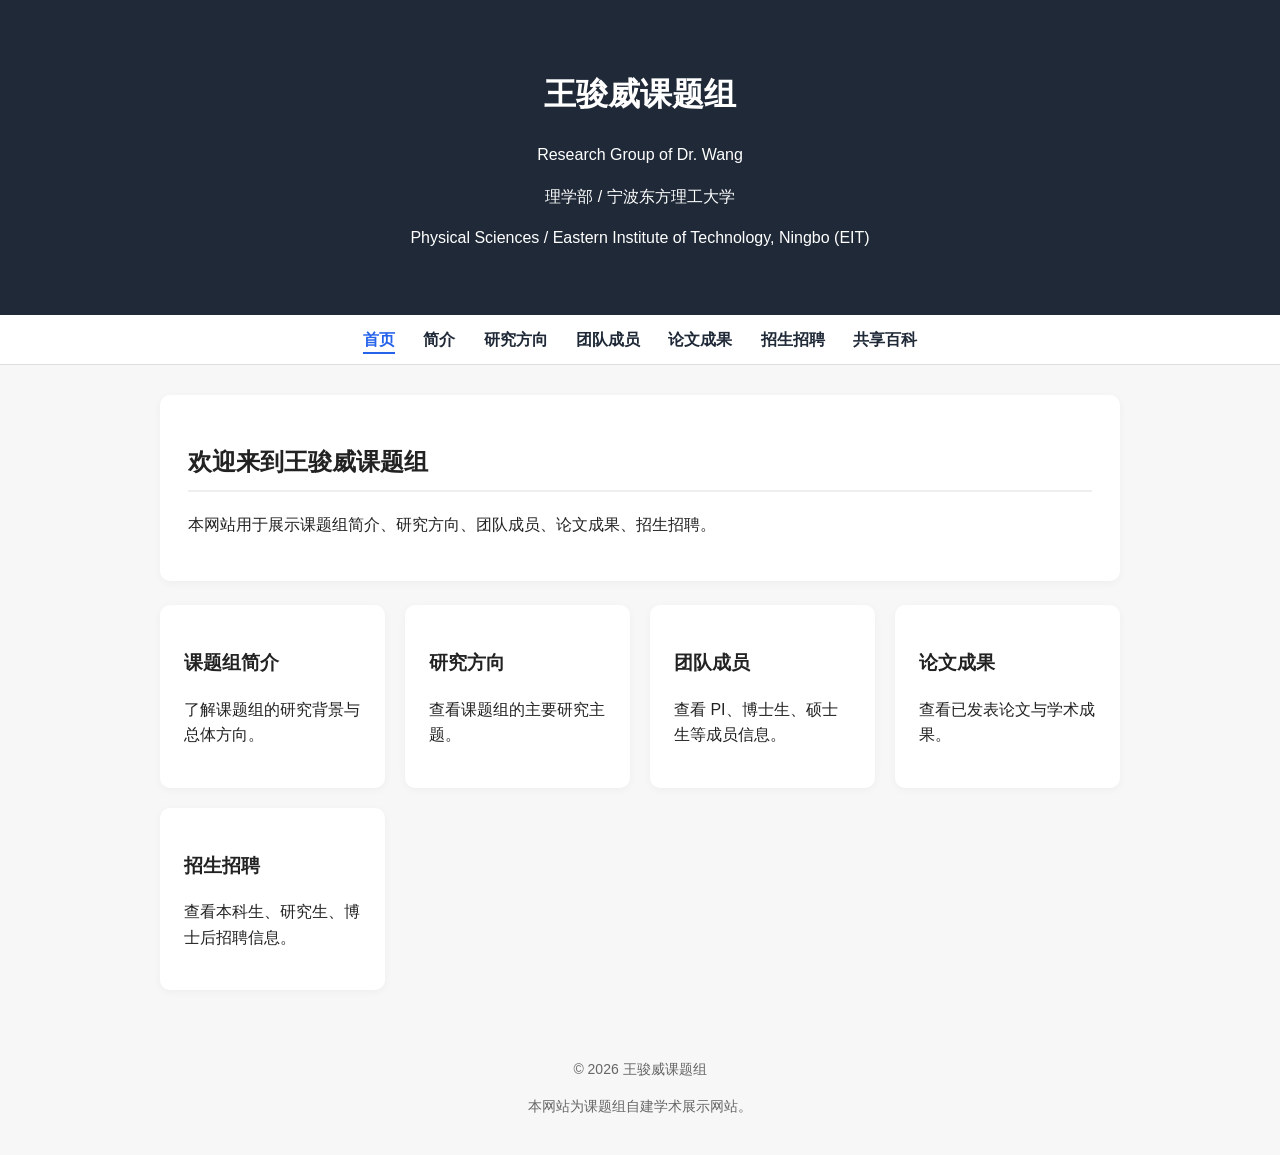
<file: index.html>
<!DOCTYPE html>
<html lang="zh-CN">
<head>
  <meta charset="UTF-8" />
  <meta name="viewport" content="width=device-width, initial-scale=1.0" />
  <title>王骏威课题组</title>
  <link rel="stylesheet" href="style.css" />
</head>

<body>
  <header>
    <h1>王骏威课题组</h1>
    <p>Research Group of Dr. Wang</p>
    <p>理学部 / 宁波东方理工大学</p>
    <p>Physical Sciences / Eastern Institute of Technology, Ningbo (EIT)</p>
  </header>

  <nav>
    <a href="index.html" class="active">首页</a>
    <a href="about.html">简介</a>
    <a href="research.html">研究方向</a>
    <a href="people.html">团队成员</a>
    <a href="publications.html">论文成果</a>
    <a href="openings.html">招生招聘</a>
    <a href="wiki.html">共享百科</a>
  </nav>

  <main>
    <section>
      <h2>欢迎来到王骏威课题组</h2>
      <p>
        本网站用于展示课题组简介、研究方向、团队成员、论文成果、招生招聘。
      </p>
    </section>

    <div class="card-list">
      <a class="card" href="about.html">
        <h3>课题组简介</h3>
        <p>了解课题组的研究背景与总体方向。</p>
      </a>

      <a class="card" href="research.html">
        <h3>研究方向</h3>
        <p>查看课题组的主要研究主题。</p>
      </a>

      <a class="card" href="people.html">
        <h3>团队成员</h3>
        <p>查看 PI、博士生、硕士生等成员信息。</p>
      </a>

      <a class="card" href="publications.html">
        <h3>论文成果</h3>
        <p>查看已发表论文与学术成果。</p>
      </a>

      <a class="card" href="openings.html">
        <h3>招生招聘</h3>
        <p>查看本科生、研究生、博士后招聘信息。</p>
      </a>

    </div>
  </main>

  <footer>
    <p>© 2026 王骏威课题组</p>
    <p>本网站为课题组自建学术展示网站。</p>
  </footer>
</body>
</html>
</file>
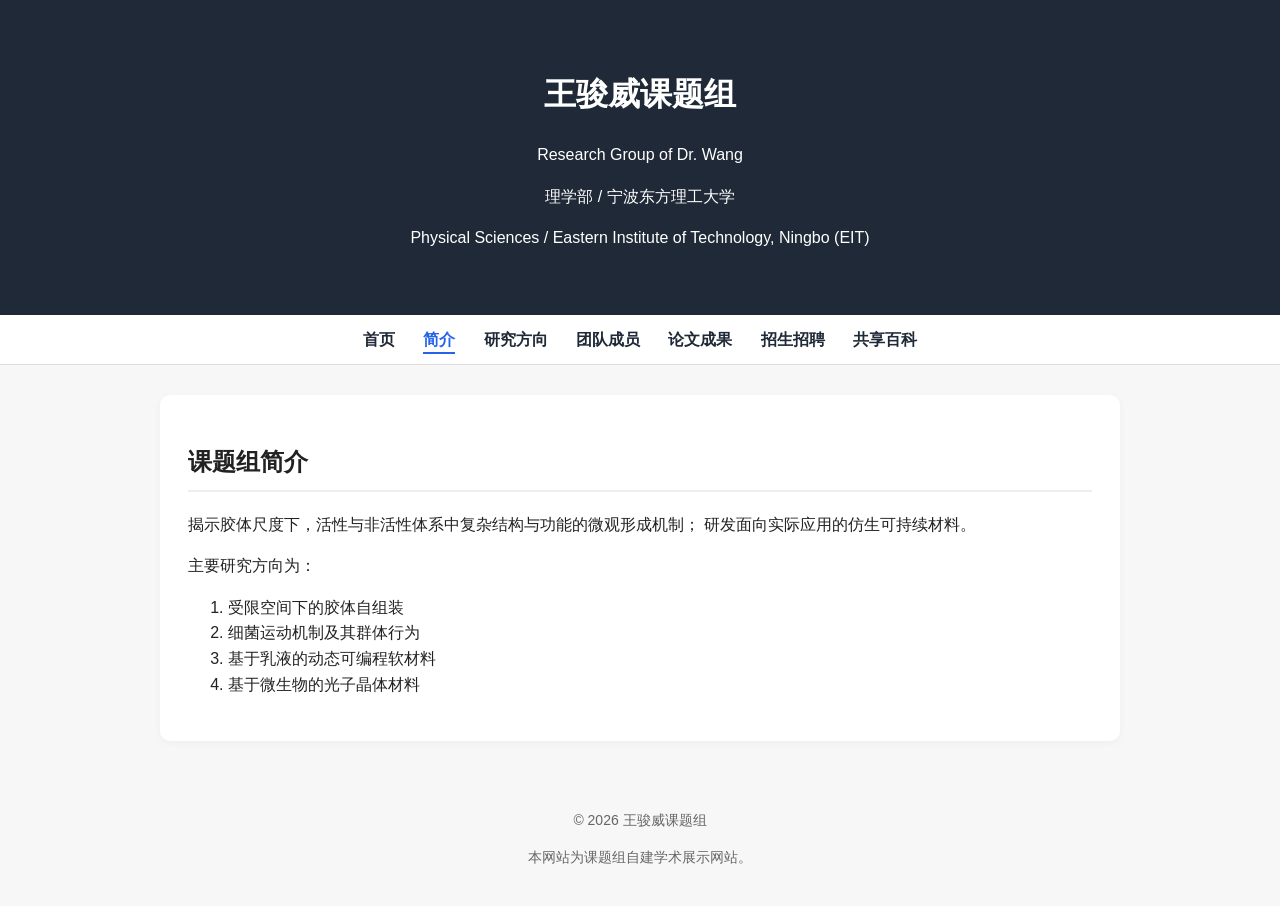
<file: about.html>
<!DOCTYPE html>
<html lang="zh-CN">
<head>
  <meta charset="UTF-8" />
  <meta name="viewport" content="width=device-width, initial-scale=1.0" />
  <title>课题组简介 - 王骏威课题组</title>
  <link rel="stylesheet" href="style.css" />
</head>

<body>
  <header>
    <h1>王骏威课题组</h1>
    <p>Research Group of Dr. Wang</p>
    <p>理学部 / 宁波东方理工大学</p>
    <p>Physical Sciences / Eastern Institute of Technology, Ningbo (EIT)</p>
  </header>

  <nav>
   <a href="index.html">首页</a>
   <a href="about.html" class="active">简介</a>
   <a href="research.html">研究方向</a>
   <a href="people.html">团队成员</a>
   <a href="publications.html">论文成果</a>
   <a href="openings.html">招生招聘</a>
   <a href="wiki.html">共享百科</a>
  </nav>

  <main>
    <section>
      <h2>课题组简介</h2>
      <p>
        揭示胶体尺度下，活性与非活性体系中复杂结构与功能的微观形成机制；
        研发面向实际应用的仿生可持续材料。
      </p>

      <p>主要研究方向为：</p>

      <ol>
        <li>受限空间下的胶体自组装</li>
        <li>细菌运动机制及其群体行为</li>
        <li>基于乳液的动态可编程软材料</li>
        <li>基于微生物的光子晶体材料</li>
      </ol>
    </section>
  </main>

  <footer>
    <p>© 2026 王骏威课题组</p>
    <p>本网站为课题组自建学术展示网站。</p>
  </footer>
</body>
</html>
</file>
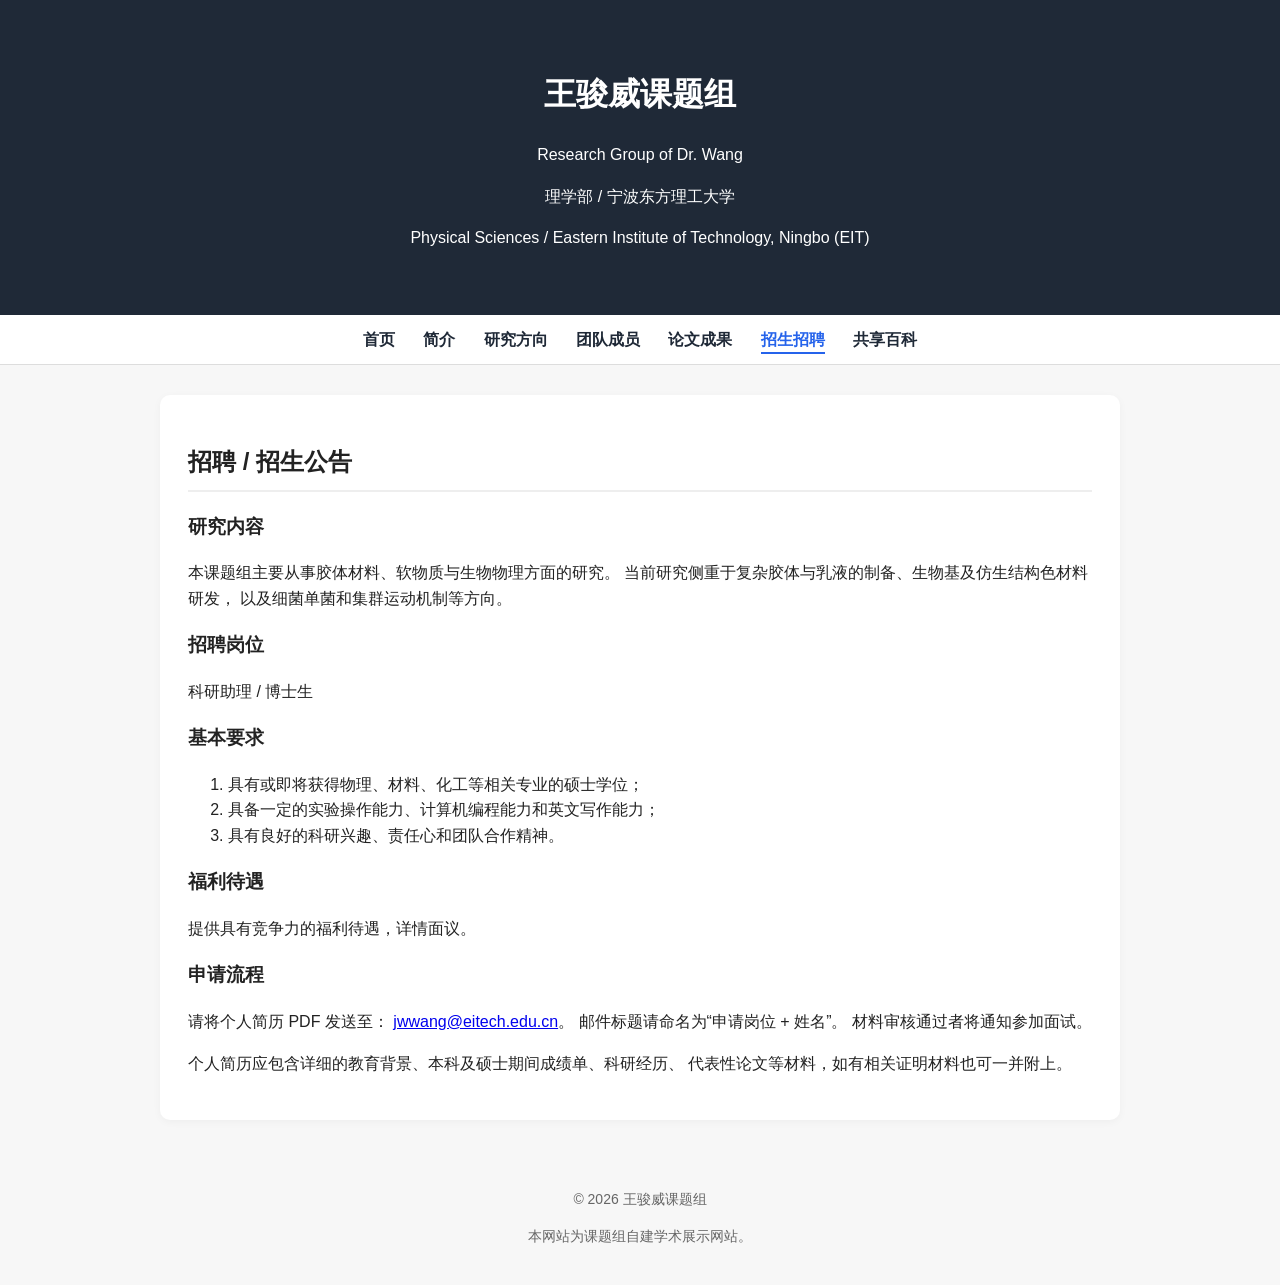
<file: openings.html>
<!DOCTYPE html>
<html lang="zh-CN">
<head>
  <meta charset="UTF-8" />
  <meta name="viewport" content="width=device-width, initial-scale=1.0" />
  <title>招生招聘 - 王骏威课题组</title>
  <link rel="stylesheet" href="style.css" />
</head>

<body>
  <header>
    <h1>王骏威课题组</h1>
    <p>Research Group of Dr. Wang</p>
    <p>理学部 / 宁波东方理工大学</p>
    <p>Physical Sciences / Eastern Institute of Technology, Ningbo (EIT)</p>
  </header>

  <nav>
    <a href="index.html">首页</a>
    <a href="about.html">简介</a>
    <a href="research.html">研究方向</a>
    <a href="people.html">团队成员</a>
    <a href="publications.html">论文成果</a>
    <a href="openings.html" class="active">招生招聘</a>
    <a href="wiki.html">共享百科</a>
  </nav>

  <main>
    <section>
      <h2>招聘 / 招生公告</h2>

      <h3>研究内容</h3>
      <p>
        本课题组主要从事胶体材料、软物质与生物物理方面的研究。
        当前研究侧重于复杂胶体与乳液的制备、生物基及仿生结构色材料研发，
        以及细菌单菌和集群运动机制等方向。
      </p>

      <h3>招聘岗位</h3>
      <p>科研助理 / 博士生</p>

      <h3>基本要求</h3>
      <ol>
        <li>具有或即将获得物理、材料、化工等相关专业的硕士学位；</li>
        <li>具备一定的实验操作能力、计算机编程能力和英文写作能力；</li>
        <li>具有良好的科研兴趣、责任心和团队合作精神。</li>
      </ol>

      <h3>福利待遇</h3>
      <p>
        提供具有竞争力的福利待遇，详情面议。
      </p>

      <h3>申请流程</h3>
      <p>
        请将个人简历 PDF 发送至：
        <a href="mailto:jwwang@eitech.edu.cn">jwwang@eitech.edu.cn</a>。
        邮件标题请命名为“申请岗位 + 姓名”。
        材料审核通过者将通知参加面试。
      </p>

      <p>
        个人简历应包含详细的教育背景、本科及硕士期间成绩单、科研经历、
        代表性论文等材料，如有相关证明材料也可一并附上。
      </p>
    </section>
  </main>

  <footer>
    <p>© 2026 王骏威课题组</p>
    <p>本网站为课题组自建学术展示网站。</p>
  </footer>
</body>
</html>
</file>
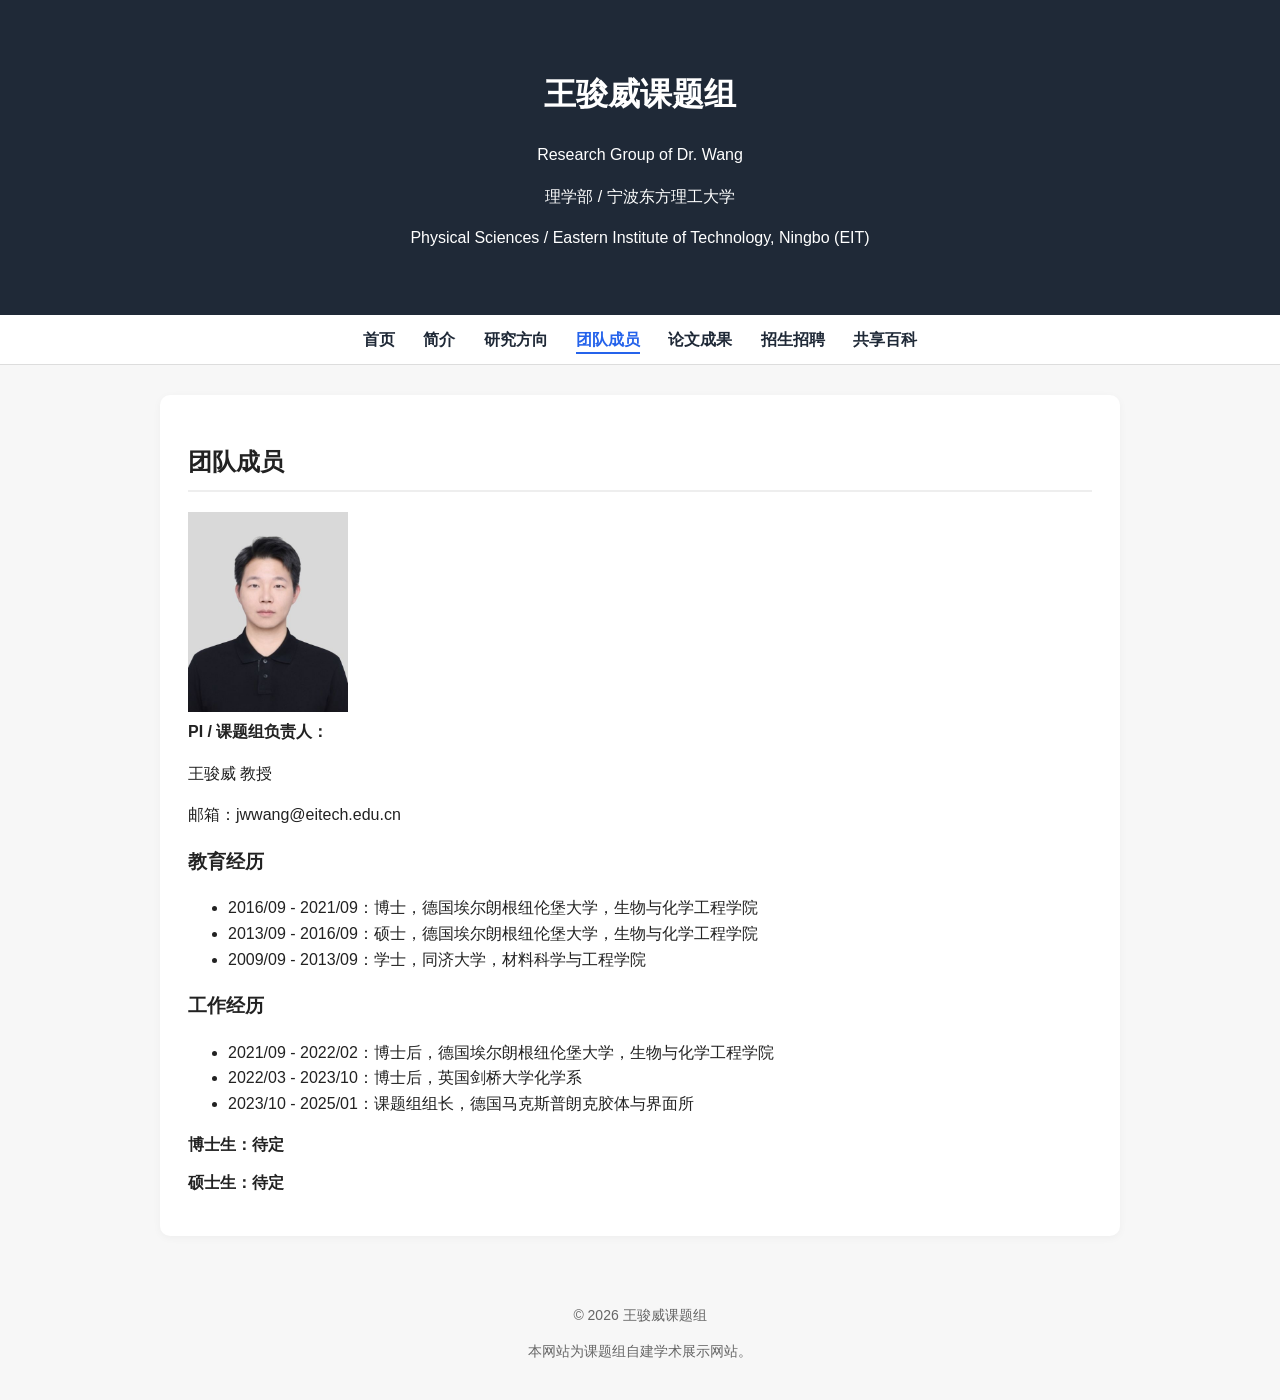
<file: people.html>
<!DOCTYPE html>
<html lang="zh-CN">
<head>
  <meta charset="UTF-8" />
  <meta name="viewport" content="width=device-width, initial-scale=1.0" />
  <title>团队成员 - 王骏威课题组</title>
  <link rel="stylesheet" href="style.css" />
</head>

<body>
  <header>
    <h1>王骏威课题组</h1>
    <p>Research Group of Dr. Wang</p>
    <p>理学部 / 宁波东方理工大学</p>
    <p>Physical Sciences / Eastern Institute of Technology, Ningbo (EIT)</p>
  </header>

  <nav>
    <a href="index.html">首页</a>
    <a href="about.html">简介</a>
    <a href="research.html">研究方向</a>
    <a href="people.html" class="active">团队成员</a>
    <a href="publications.html">论文成果</a>
    <a href="openings.html">招生招聘</a>
    <a href="wiki.html">共享百科</a>
  </nav>

  <main>
    <section>
      <h2>团队成员</h2>

      <div class="member">
        <img src="allimages/PI.jpg" alt="导师照片">

        <div>
          <strong>PI / 课题组负责人：</strong>
          <p>王骏威 教授</p>
          <p>邮箱：jwwang@eitech.edu.cn</p>

          <h3>教育经历</h3>
          <ul>
            <li>2016/09 - 2021/09：博士，德国埃尔朗根纽伦堡大学，生物与化学工程学院</li>
            <li>2013/09 - 2016/09：硕士，德国埃尔朗根纽伦堡大学，生物与化学工程学院</li>
            <li>2009/09 - 2013/09：学士，同济大学，材料科学与工程学院</li>
          </ul>

          <h3>工作经历</h3>
          <ul>
            <li>2021/09 - 2022/02：博士后，德国埃尔朗根纽伦堡大学，生物与化学工程学院</li>
            <li>2022/03 - 2023/10：博士后，英国剑桥大学化学系</li>
            <li>2023/10 - 2025/01：课题组组长，德国马克斯普朗克胶体与界面所</li>
          </ul>
        </div>
      </div>

      <div class="member">
        <strong>博士生：待定</strong> 
      </div>

      <div class="member">
        <strong>硕士生：待定</strong> 
      </div>
    </section>
  </main>

  <footer>
    <p>© 2026 王骏威课题组</p>
    <p>本网站为课题组自建学术展示网站。</p>
  </footer>
</body>
</html>
</file>
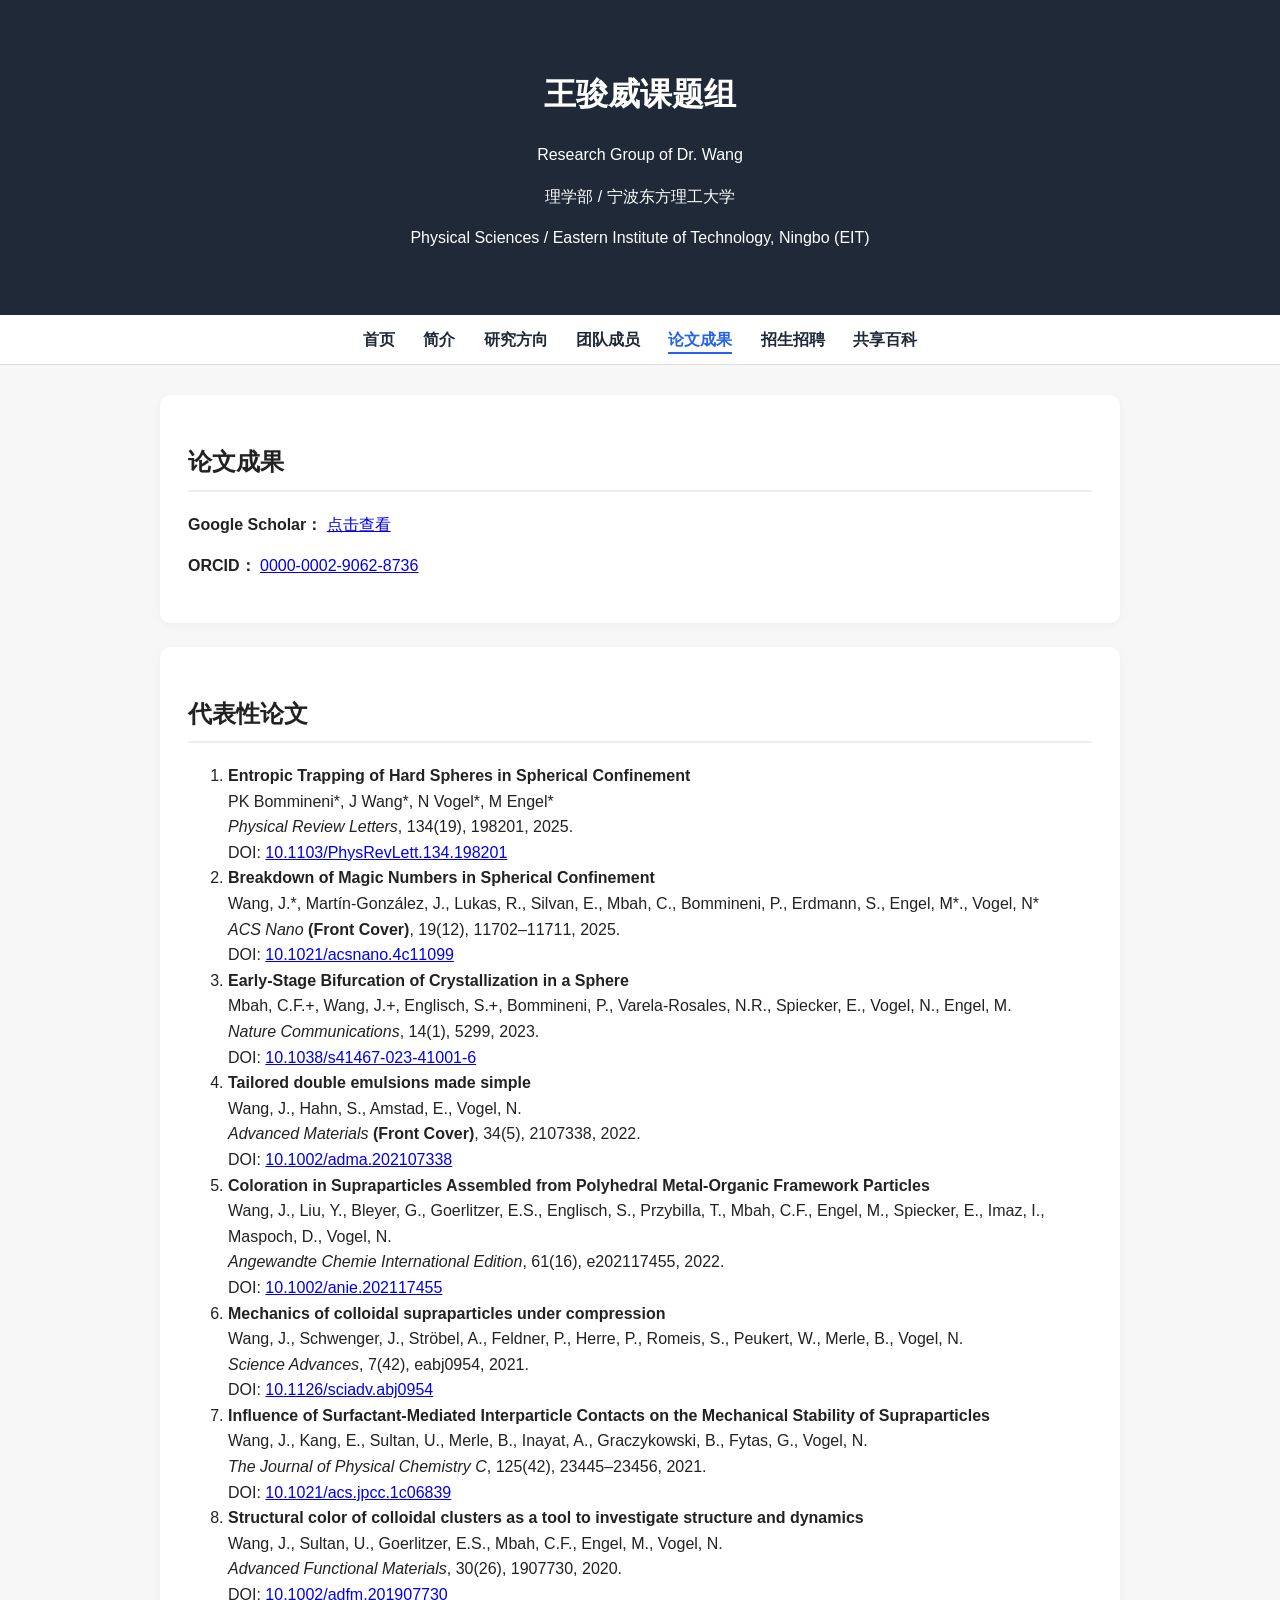
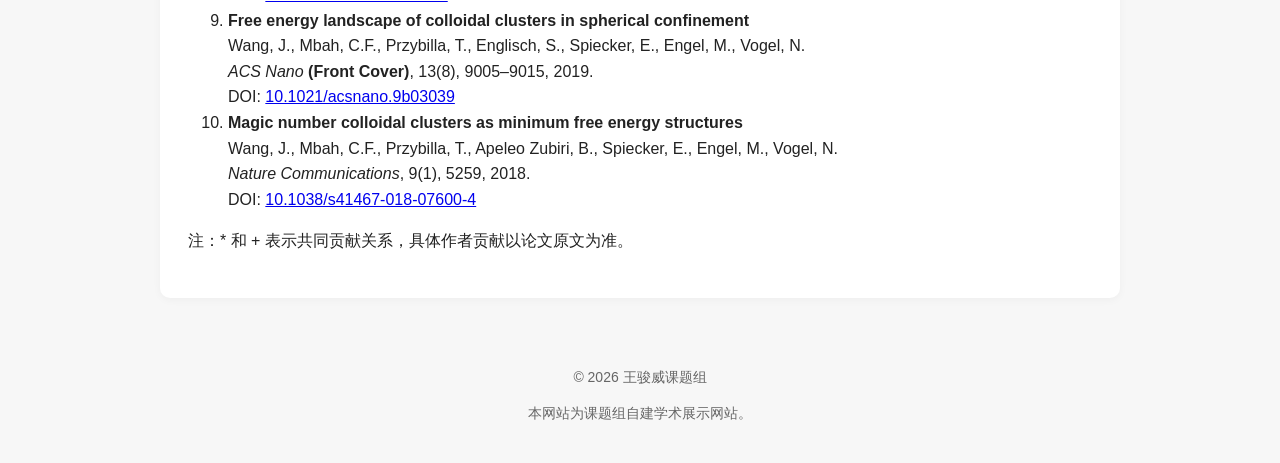
<file: publications.html>
<!DOCTYPE html>
<html lang="zh-CN">
<head>
  <meta charset="UTF-8" />
  <meta name="viewport" content="width=device-width, initial-scale=1.0" />
  <title>论文成果 - 王骏威课题组</title>
  <link rel="stylesheet" href="style.css" />
</head>

<body>
  <header>
    <h1>王骏威课题组</h1>
    <p>Research Group of Dr. Wang</p>
    <p>理学部 / 宁波东方理工大学</p>
    <p>Physical Sciences / Eastern Institute of Technology, Ningbo (EIT)</p>
  </header>

  <nav>
    <a href="index.html">首页</a>
    <a href="about.html">简介</a>
    <a href="research.html">研究方向</a>
    <a href="people.html">团队成员</a>
    <a href="publications.html" class="active">论文成果</a>
    <a href="openings.html">招生招聘</a>
    <a href="wiki.html">共享百科</a>
  </nav>

  <main>
    <section>
      <h2>论文成果</h2>

      <p>
        <strong>Google Scholar：</strong>
        <a href="https://scholar.google.com/citations?user=KIsCXuoAAAAJ&hl=en" target="_blank" rel="noopener noreferrer">
          点击查看
        </a>
      </p>

      <p>
        <strong>ORCID：</strong>
        <a href="https://orcid.org/0000-0002-9062-8736" target="_blank" rel="noopener noreferrer">
          0000-0002-9062-8736
        </a>
      </p>
    </section>

    <section>
      <h2>代表性论文</h2>

      <ol class="publication-list">
        <li>
          <strong>Entropic Trapping of Hard Spheres in Spherical Confinement</strong><br>
          PK Bommineni*, J Wang*, N Vogel*, M Engel*<br>
          <em>Physical Review Letters</em>, 134(19), 198201, 2025.<br>
          DOI:
          <a href="https://doi.org/10.1103/PhysRevLett.134.198201" target="_blank" rel="noopener noreferrer">
            10.1103/PhysRevLett.134.198201
          </a>
        </li>

        <li>
          <strong>Breakdown of Magic Numbers in Spherical Confinement</strong><br>
          Wang, J.*, Martín-González, J., Lukas, R., Silvan, E., Mbah, C., Bommineni, P., Erdmann, S., Engel, M*., Vogel, N*<br>
          <em>ACS Nano</em> <strong>(Front Cover)</strong>, 19(12), 11702–11711, 2025.<br>
          DOI:
          <a href="https://doi.org/10.1021/acsnano.4c11099" target="_blank" rel="noopener noreferrer">
            10.1021/acsnano.4c11099
          </a>
        </li>

        <li>
          <strong>Early-Stage Bifurcation of Crystallization in a Sphere</strong><br>
          Mbah, C.F.+, Wang, J.+, Englisch, S.+, Bommineni, P., Varela-Rosales, N.R., Spiecker, E., Vogel, N., Engel, M.<br>
          <em>Nature Communications</em>, 14(1), 5299, 2023.<br>
          DOI:
          <a href="https://doi.org/10.1038/s41467-023-41001-6" target="_blank" rel="noopener noreferrer">
            10.1038/s41467-023-41001-6
          </a>
        </li>

        <li>
          <strong>Tailored double emulsions made simple</strong><br>
          Wang, J., Hahn, S., Amstad, E., Vogel, N.<br>
          <em>Advanced Materials</em> <strong>(Front Cover)</strong>, 34(5), 2107338, 2022.<br>
          DOI:
          <a href="https://doi.org/10.1002/adma.202107338" target="_blank" rel="noopener noreferrer">
            10.1002/adma.202107338
          </a>
        </li>

        <li>
          <strong>Coloration in Supraparticles Assembled from Polyhedral Metal-Organic Framework Particles</strong><br>
          Wang, J., Liu, Y., Bleyer, G., Goerlitzer, E.S., Englisch, S., Przybilla, T., Mbah, C.F., Engel, M., Spiecker, E., Imaz, I., Maspoch, D., Vogel, N.<br>
          <em>Angewandte Chemie International Edition</em>, 61(16), e202117455, 2022.<br>
          DOI:
          <a href="https://doi.org/10.1002/anie.202117455" target="_blank" rel="noopener noreferrer">
            10.1002/anie.202117455
          </a>
        </li>

        <li>
          <strong>Mechanics of colloidal supraparticles under compression</strong><br>
          Wang, J., Schwenger, J., Ströbel, A., Feldner, P., Herre, P., Romeis, S., Peukert, W., Merle, B., Vogel, N.<br>
          <em>Science Advances</em>, 7(42), eabj0954, 2021.<br>
          DOI:
          <a href="https://doi.org/10.1126/sciadv.abj0954" target="_blank" rel="noopener noreferrer">
            10.1126/sciadv.abj0954
          </a>
        </li>

        <li>
          <strong>Influence of Surfactant-Mediated Interparticle Contacts on the Mechanical Stability of Supraparticles</strong><br>
          Wang, J., Kang, E., Sultan, U., Merle, B., Inayat, A., Graczykowski, B., Fytas, G., Vogel, N.<br>
          <em>The Journal of Physical Chemistry C</em>, 125(42), 23445–23456, 2021.<br>
          DOI:
          <a href="https://doi.org/10.1021/acs.jpcc.1c06839" target="_blank" rel="noopener noreferrer">
            10.1021/acs.jpcc.1c06839
          </a>
        </li>

        <li>
          <strong>Structural color of colloidal clusters as a tool to investigate structure and dynamics</strong><br>
          Wang, J., Sultan, U., Goerlitzer, E.S., Mbah, C.F., Engel, M., Vogel, N.<br>
          <em>Advanced Functional Materials</em>, 30(26), 1907730, 2020.<br>
          DOI:
          <a href="https://doi.org/10.1002/adfm.201907730" target="_blank" rel="noopener noreferrer">
            10.1002/adfm.201907730
          </a>
        </li>

        <li>
          <strong>Free energy landscape of colloidal clusters in spherical confinement</strong><br>
          Wang, J., Mbah, C.F., Przybilla, T., Englisch, S., Spiecker, E., Engel, M., Vogel, N.<br>
          <em>ACS Nano</em> <strong>(Front Cover)</strong>, 13(8), 9005–9015, 2019.<br>
          DOI:
          <a href="https://doi.org/10.1021/acsnano.9b03039" target="_blank" rel="noopener noreferrer">
            10.1021/acsnano.9b03039
          </a>
        </li>

        <li>
          <strong>Magic number colloidal clusters as minimum free energy structures</strong><br>
          Wang, J., Mbah, C.F., Przybilla, T., Apeleo Zubiri, B., Spiecker, E., Engel, M., Vogel, N.<br>
          <em>Nature Communications</em>, 9(1), 5259, 2018.<br>
          DOI:
          <a href="https://doi.org/10.1038/s41467-018-07600-4" target="_blank" rel="noopener noreferrer">
            10.1038/s41467-018-07600-4
          </a>
        </li>
      </ol>

      <p class="publication-note">
        注：* 和 + 表示共同贡献关系，具体作者贡献以论文原文为准。
      </p>
    </section>
  </main>

  <footer>
    <p>© 2026 王骏威课题组</p>
    <p>本网站为课题组自建学术展示网站。</p>
  </footer>
</body>
</html>
</file>
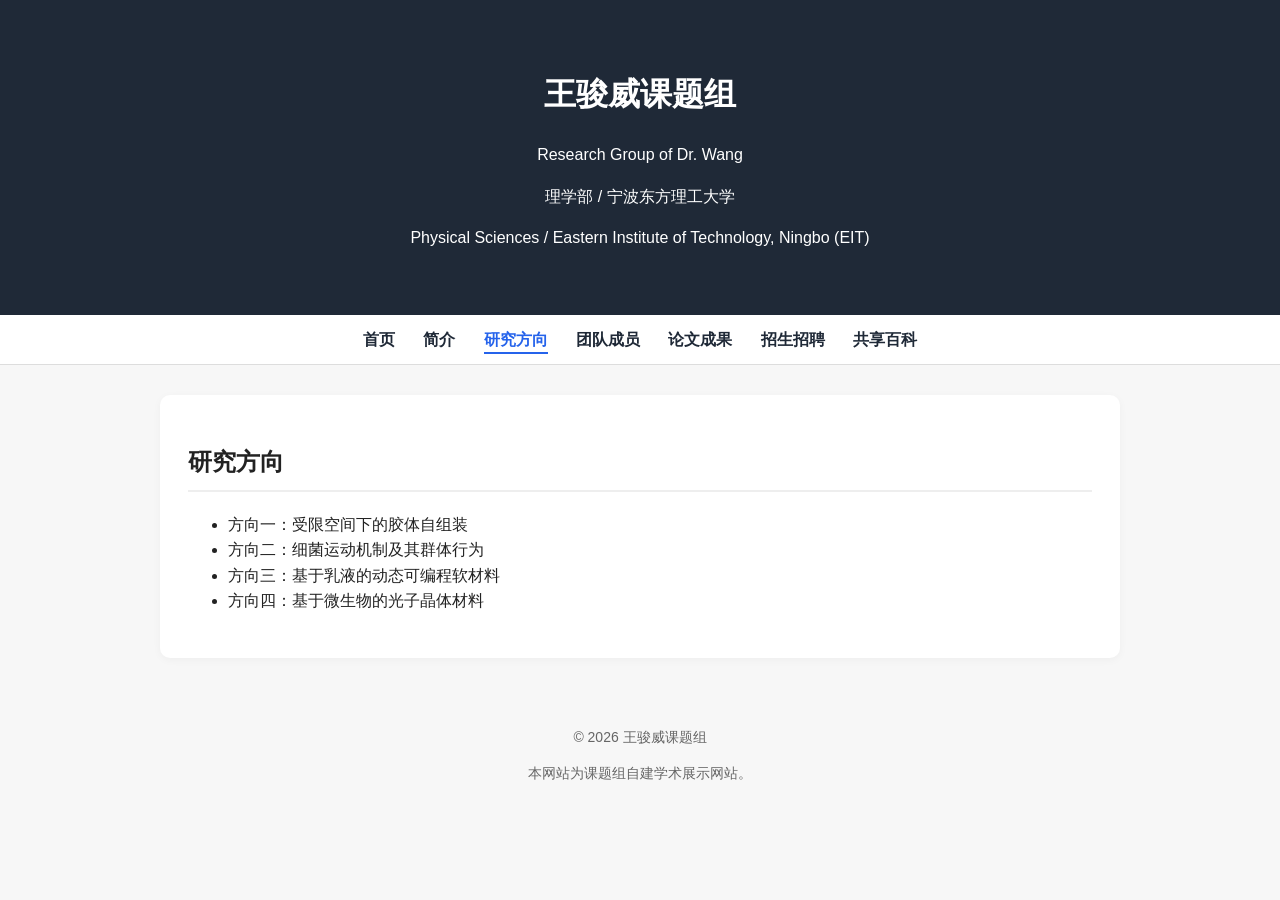
<file: research.html>
<!DOCTYPE html>
<html lang="zh-CN">
<head>
  <meta charset="UTF-8" />
  <meta name="viewport" content="width=device-width, initial-scale=1.0" />
  <title>研究方向 - 王骏威课题组</title>
  <link rel="stylesheet" href="style.css" />
</head>

<body>
  <header>
    <h1>王骏威课题组</h1>
    <p>Research Group of Dr. Wang</p>
    <p>理学部 / 宁波东方理工大学</p>
    <p>Physical Sciences / Eastern Institute of Technology, Ningbo (EIT)</p>
  </header>

  <nav>
    <a href="index.html">首页</a>
    <a href="about.html">简介</a>
    <a href="research.html" class="active">研究方向</a>
    <a href="people.html">团队成员</a>
    <a href="publications.html">论文成果</a>
    <a href="openings.html">招生招聘</a>
    <a href="wiki.html">共享百科</a>
  </nav>

  <main>
    <section>
      <h2>研究方向</h2>
      <ul>
        <li>方向一：受限空间下的胶体自组装</li>
        <li>方向二：细菌运动机制及其群体行为</li>
        <li>方向三：基于乳液的动态可编程软材料</li>
        <li>方向四：基于微生物的光子晶体材料</li>
      </ul>
    </section>
  </main>

  <footer>
    <p>© 2026 王骏威课题组</p>
    <p>本网站为课题组自建学术展示网站。</p>
  </footer>
</body>
</html>
</file>
<file: style.css>
body {
  margin: 0;
  font-family: -apple-system, BlinkMacSystemFont, "Segoe UI", "Microsoft YaHei", sans-serif;
  line-height: 1.6;
  color: #222;
  background: #f7f7f7;
}

header {
  background: #1f2937;
  color: white;
  padding: 48px 20px;
  text-align: center;
}

nav {
  background: white;
  border-bottom: 1px solid #ddd;
  text-align: center;
  padding: 12px;
  position: sticky;
  top: 0;
  z-index: 100;
}

nav a {
  margin: 0 12px;
  color: #1f2937;
  text-decoration: none;
  font-weight: 600;
}

nav a:hover {
  color: #2563eb;
}

nav a.active {
  color: #2563eb;
  border-bottom: 2px solid #2563eb;
  padding-bottom: 4px;
}

main {
  max-width: 960px;
  margin: 30px auto;
  padding: 0 20px;
}

section {
  background: white;
  margin-bottom: 24px;
  padding: 28px;
  border-radius: 10px;
  box-shadow: 0 2px 8px rgba(0,0,0,0.04);
}

h2 {
  border-bottom: 2px solid #eee;
  padding-bottom: 8px;
}

.member {
  margin-bottom: 12px;
}

.member img {
  width: 160px;
  height: 200px;
  object-fit: cover;
}

footer {
  text-align: center;
  color: #666;
  padding: 24px;
  font-size: 14px;
}

.card-list {
  display: grid;
  grid-template-columns: repeat(auto-fit, minmax(220px, 1fr));
  gap: 20px;
}

.card {
  background: white;
  padding: 24px;
  border-radius: 10px;
  text-decoration: none;
  color: #222;
  box-shadow: 0 2px 8px rgba(0,0,0,0.04);
}

.card:hover {
  transform: translateY(-3px);
  transition: 0.2s;
  box-shadow: 0 4px 14px rgba(0,0,0,0.08);
}
/* ========================================
   Wiki 页面
======================================== */

.wiki-container {
  max-width: 1400px;
  margin: 30px auto;
  padding: 0 30px;

  display: grid;
  grid-template-columns: 260px minmax(0, 1fr);
  gap: 32px;

  align-items: start;
}


/* ========================================
   Wiki 左侧导航栏
======================================== */

.wiki-sidebar {
  background: white;
  padding: 22px;

  border-radius: 10px;

  box-shadow: 0 2px 8px rgba(0,0,0,0.04);

  position: sticky;
  top: 80px;
}

.wiki-sidebar h2 {
  margin-top: 0;
  margin-bottom: 18px;

  font-size: 20px;

  border-bottom: 2px solid #eee;
  padding-bottom: 10px;
}


/* Wiki 搜索框 */

#wiki-search {
  width: 100%;
  box-sizing: border-box;

  padding: 10px 12px;
  margin-bottom: 18px;

  border: 1px solid #d1d5db;
  border-radius: 6px;

  font-size: 14px;
  font-family: inherit;

  outline: none;

  background: #fafafa;
}

#wiki-search:focus {
  border-color: #2563eb;
  background: white;

  box-shadow: 0 0 0 3px rgba(37,99,235,0.08);
}


/* ========================================
   Wiki 词条列表
======================================== */

#wiki-list {
  list-style: none;

  padding: 0;
  margin: 0;
}

#wiki-list li {
  margin-bottom: 5px;
}

#wiki-list a {
  display: block;

  padding: 8px 10px;

  border-radius: 6px;

  text-decoration: none;

  color: #1f2937;

  line-height: 1.35;
}

#wiki-list a:hover {
  background: #f3f4f6;

  color: #2563eb;
}


/* 英文名称 */

.wiki-en {
  display: block;

  margin-top: 2px;

  font-size: 12px;

  color: #9ca3af;

  font-weight: normal;
}


/* ========================================
   Wiki 正文
======================================== */

.wiki-content {
  background: white;

  padding: 36px 42px;

  border-radius: 10px;

  box-shadow: 0 2px 8px rgba(0,0,0,0.04);

  min-width: 0;
}


/* Wiki 一级标题 */

.wiki-content h1 {
  margin-top: 0;

  font-size: 34px;
  line-height: 1.3;

  border-bottom: 2px solid #eee;

  padding-bottom: 12px;
  margin-bottom: 24px;
}


/* Wiki 二级标题 */

.wiki-content h2 {
  margin-top: 38px;

  font-size: 24px;

  border-bottom: 1px solid #eee;

  padding-bottom: 8px;
}


/* Wiki 三级标题 */

.wiki-content h3 {
  margin-top: 28px;

  font-size: 19px;
}


/* 正文 */

.wiki-content p {
  line-height: 1.8;

  margin: 14px 0;
}


/* 列表 */

.wiki-content ul,
.wiki-content ol {
  padding-left: 28px;
}

.wiki-content li {
  margin-bottom: 6px;
}


/* ========================================
   Wiki 链接
======================================== */

.wiki-content a {
  color: #2563eb;

  text-decoration: none;
}

.wiki-content a:hover {
  text-decoration: underline;
}


/* ========================================
   Wiki 图片
======================================== */

.wiki-content img {
  max-width: 100%;

  height: auto;

  display: block;

  margin: 24px auto;

  border-radius: 6px;
}


/* ========================================
   Wiki 表格
======================================== */

.wiki-content table {
  width: 100%;

  border-collapse: collapse;

  margin: 24px 0;

  font-size: 14px;
}

.wiki-content th,
.wiki-content td {
  border: 1px solid #ddd;

  padding: 10px 12px;

  text-align: left;
}

.wiki-content th {
  background: #f5f5f5;

  font-weight: 600;
}

.wiki-content tr:nth-child(even) {
  background: #fafafa;
}


/* ========================================
   Wiki 引用
======================================== */

.wiki-content blockquote {
  margin: 20px 0;

  padding: 12px 18px;

  border-left: 4px solid #2563eb;

  background: #f8fafc;

  color: #555;
}


/* ========================================
   Wiki 行内代码
======================================== */

.wiki-content code {
  background: #f3f4f6;

  padding: 2px 6px;

  border-radius: 4px;

  font-family:
    "SFMono-Regular",
    Consolas,
    "Liberation Mono",
    monospace;

  font-size: 0.9em;
}


/* 代码块 */

.wiki-content pre {
  background: #1f2937;

  color: #f9fafb;

  padding: 18px;

  border-radius: 8px;

  overflow-x: auto;

  line-height: 1.5;
}

.wiki-content pre code {
  background: none;

  padding: 0;

  color: inherit;
}


/* ========================================
   Wiki 移动端
======================================== */

@media (max-width: 900px) {

  .wiki-container {
    grid-template-columns: 220px minmax(0, 1fr);

    gap: 20px;

    padding: 0 20px;
  }

  .wiki-content {
    padding: 28px;
  }

}


@media (max-width: 700px) {

  .wiki-container {
    display: block;

    padding: 0 15px;
  }

  .wiki-sidebar {
    position: static;

    margin-bottom: 20px;
  }

  .wiki-content {
    padding: 24px 20px;
  }

  .wiki-content h1 {
    font-size: 28px;
  }

}
</file>
